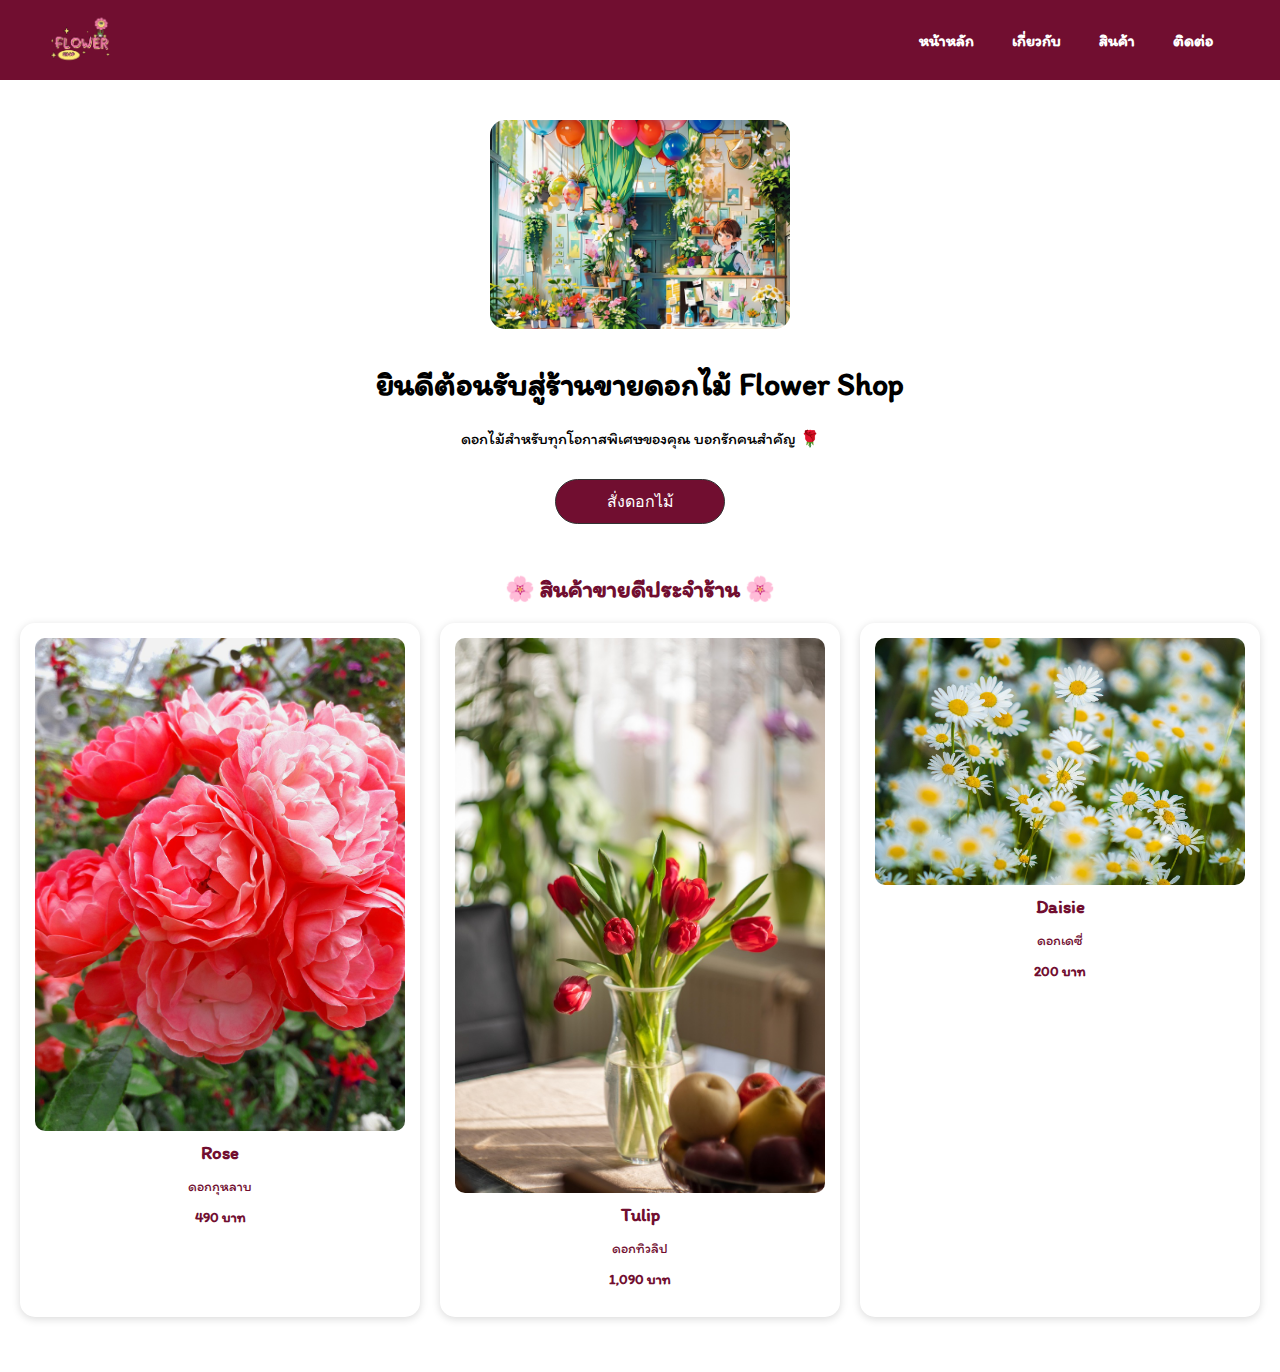
<file: index.html>
<!DOCTYPE html>
<html lang="th">
<head>
    <meta charset="UTF-8">
    <meta name="viewport" content="width=device-width, initial-scale=1.0">
    <title>Home</title>
    <link rel="stylesheet" href="style.css">
</head>
<body>
    <nav>
        <div class="logo">
                <img src="image/Logo1.png" class="logo" alt="Logo" width="60">
        </div>
        <div class="menu">
            <a href="index.html">หน้าหลัก</a>
            <a href="about.html">เกี่ยวกับ</a>
            <a href="service.html">สินค้า</a>
            <a href="contact.html">ติดต่อ</a>
        </div>
    </nav>
    <main>
        <section id="content" class="welcome">
            <img src="image/mainpho.jpg" alt="หน้าร้าน" width="300">
            <h1>ยินดีต้อนรับสู่ร้านขายดอกไม้ Flower Shop</h1>
            <p>ดอกไม้สำหรับทุกโอกาสพิเศษของคุณ บอกรักคนสำคัญ 🌹</p>
            <a href="service.html"><button>สั่งดอกไม้</button></a>
        </section>
        <section class="section">
            <div class="con">
                    <h2>🌸 สินค้าขายดีประจำร้าน 🌸</h2>
                </div>
                <div class="flo1 flo2">
                    <div class="card">
                        <img src="image/rose.jpg" alt="Rose">
                        <h3>Rose</h3>
                        <p>ดอกกุหลาบ</p>
                        <p class="price">490 บาท</p>
                    </div>
                    <div class="card">
                        <img src="image/tulip.jpg" alt="Tulip">
                        <h3>Tulip</h3>
                        <p>ดอกทิวลิป</p>
                        <p class="price">1,090 บาท</p>
                    </div>
                    <div class="card">
                        <img src="image/daisie.jpg" alt="Daisie">
                        <h3>Daisie</h3>
                        <p>ดอกเดซี่</p>
                        <p class="price">200 บาท</p>
                    </div>
                </div>
            </div>
        </section>
    </main>
    <!--<footer>
        &copy;Kornkamon Rattanasap
    </footer>-->
</body>
</html>
</file>
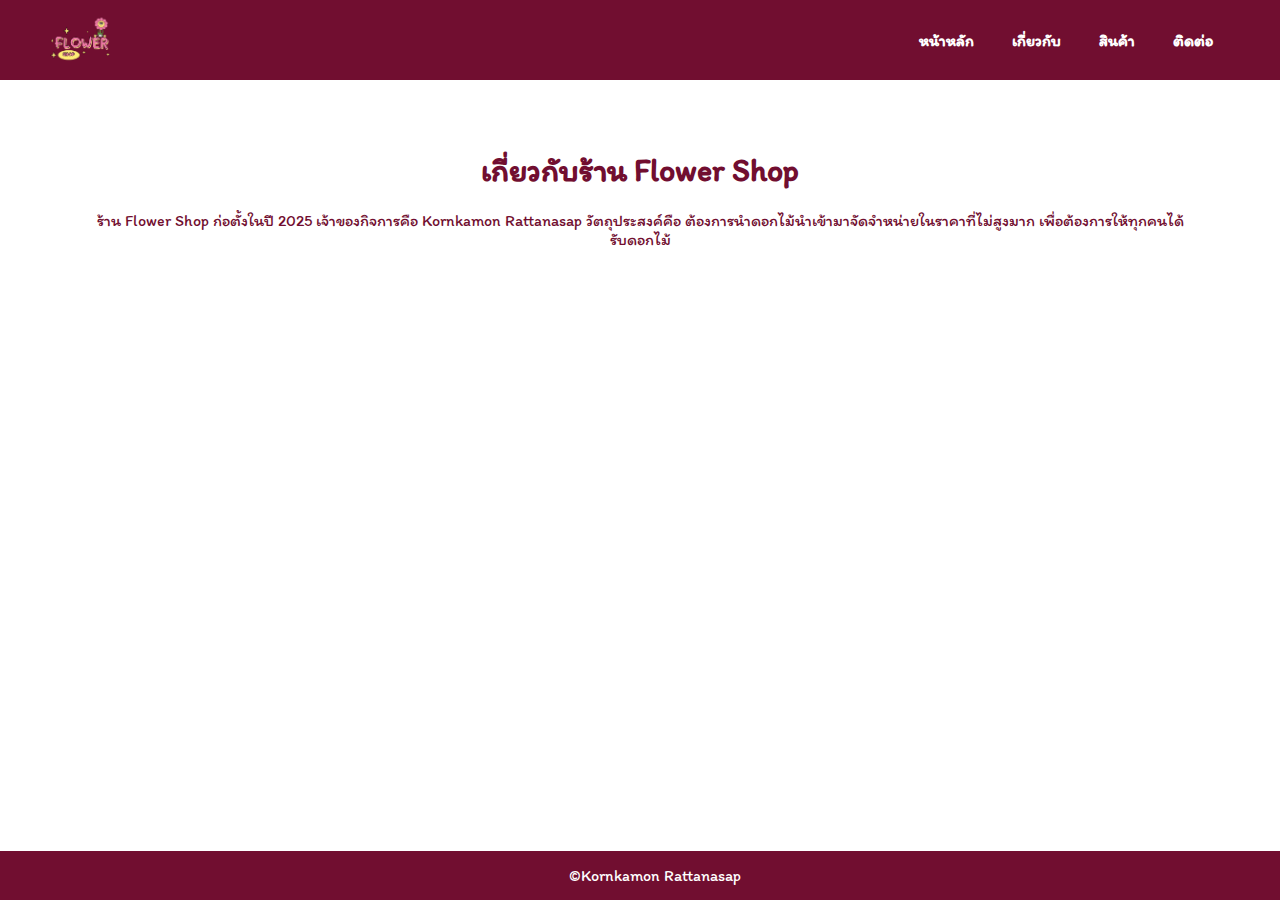
<file: about.html>
<!DOCTYPE html>
<html lang="th">
<head>
    <meta charset="UTF-8">
    <meta name="viewport" content="width=device-width, initial-scale=1.0">
    <title>About</title>
    <link rel="stylesheet" href="style.css">
</head>
<body>
    <nav>
        <div class="logo">
                <img src="image/Logo1.png" class="logo" alt="Flower Shop Logo" width="60">
        </div>
        <div class="menu">
            <a href="index.html">หน้าหลัก</a>
            <a href="about.html">เกี่ยวกับ</a>
            <a href="service.html">สินค้า</a>
            <a href="contact.html">ติดต่อ</a>
        </div>
    </nav>
    <main>
        <section class="section">
            <div class="con about-layout">
                <div class="about-text">
                    <h1>เกี่ยวกับร้าน Flower Shop</h1>
                    <p>
                    ร้าน Flower Shop ก่อตั้งในปี 2025 เจ้าของกิจการคือ Kornkamon Rattanasap
                    วัตถุประสงค์คือ ต้องการนำดอกไม้นำเข้ามาจัดจำหน่ายในราคาที่ไม่สูงมาก เพื่อต้องการให้ทุกคนได้รับดอกไม้
                    </p>
                </div>
        </section>
    </main>
    <footer>
        &copy;Kornkamon Rattanasap
    </footer>
</body>
</html>
</file>
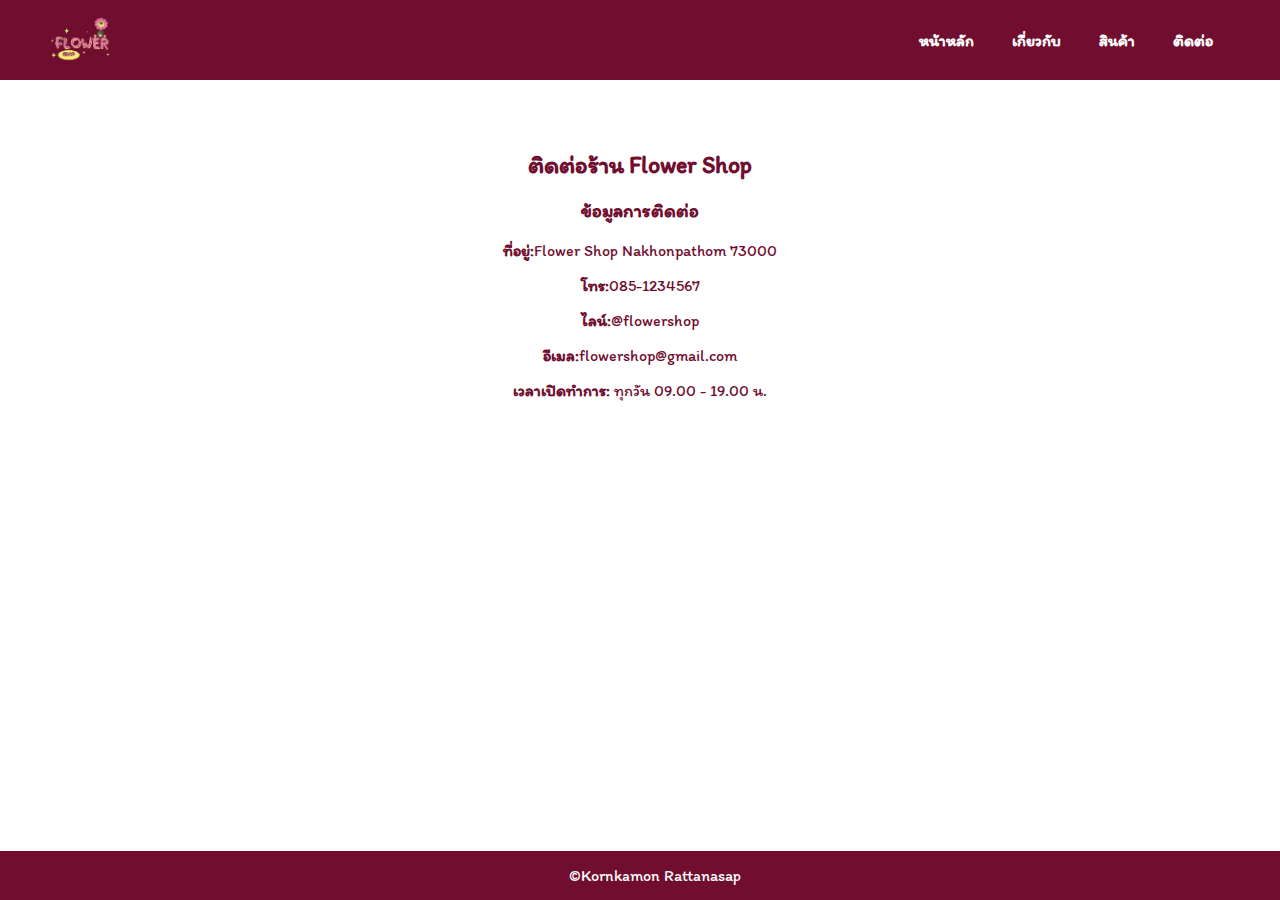
<file: contact.html>
<!DOCTYPE html>
<html lang="th">
<head>
    <meta charset="UTF-8">
    <meta name="viewport" content="width=device-width, initial-scale=1.0">
    <title>Contact</title>
    <link rel="stylesheet" href="style.css">
</head>
<body>
    <nav>
        <div class="logo">
                <img src="image/Logo1.png" class="logo" alt="Flower Shop Logo" width="60">
        </div>
        <div class="menu">
            <a href="index.html">หน้าหลัก</a>
            <a href="about.html">เกี่ยวกับ</a>
            <a href="service.html">สินค้า</a>
            <a href="contact.html">ติดต่อ</a>
        </div>
    </nav>
    <main>
        <section class="section">
            <div class="con">
                    <h2>ติดต่อร้าน Flower Shop</h2>
                </div>
                <div class="contact-wrapper">
                    <div class="contact-info">
                        <h3>ข้อมูลการติดต่อ</h3>
                        <p><strong>ที่อยู่:</strong>Flower Shop Nakhonpathom 73000</p>
                        <p><strong>โทร:</strong>085-1234567</p>
                        <p><strong>ไลน์:</strong>@flowershop</p>
                        <p><strong>อีเมล:</strong>flowershop@gmail.com</p>
                        <p><strong>เวลาเปิดทำการ:</strong> ทุกวัน 09.00 - 19.00 น.</p>
                    </div>
                </div>
            </div>
        </section>
    </main>
    <footer>
        &copy;Kornkamon Rattanasap
    </footer>
</body>
</html>
</file>
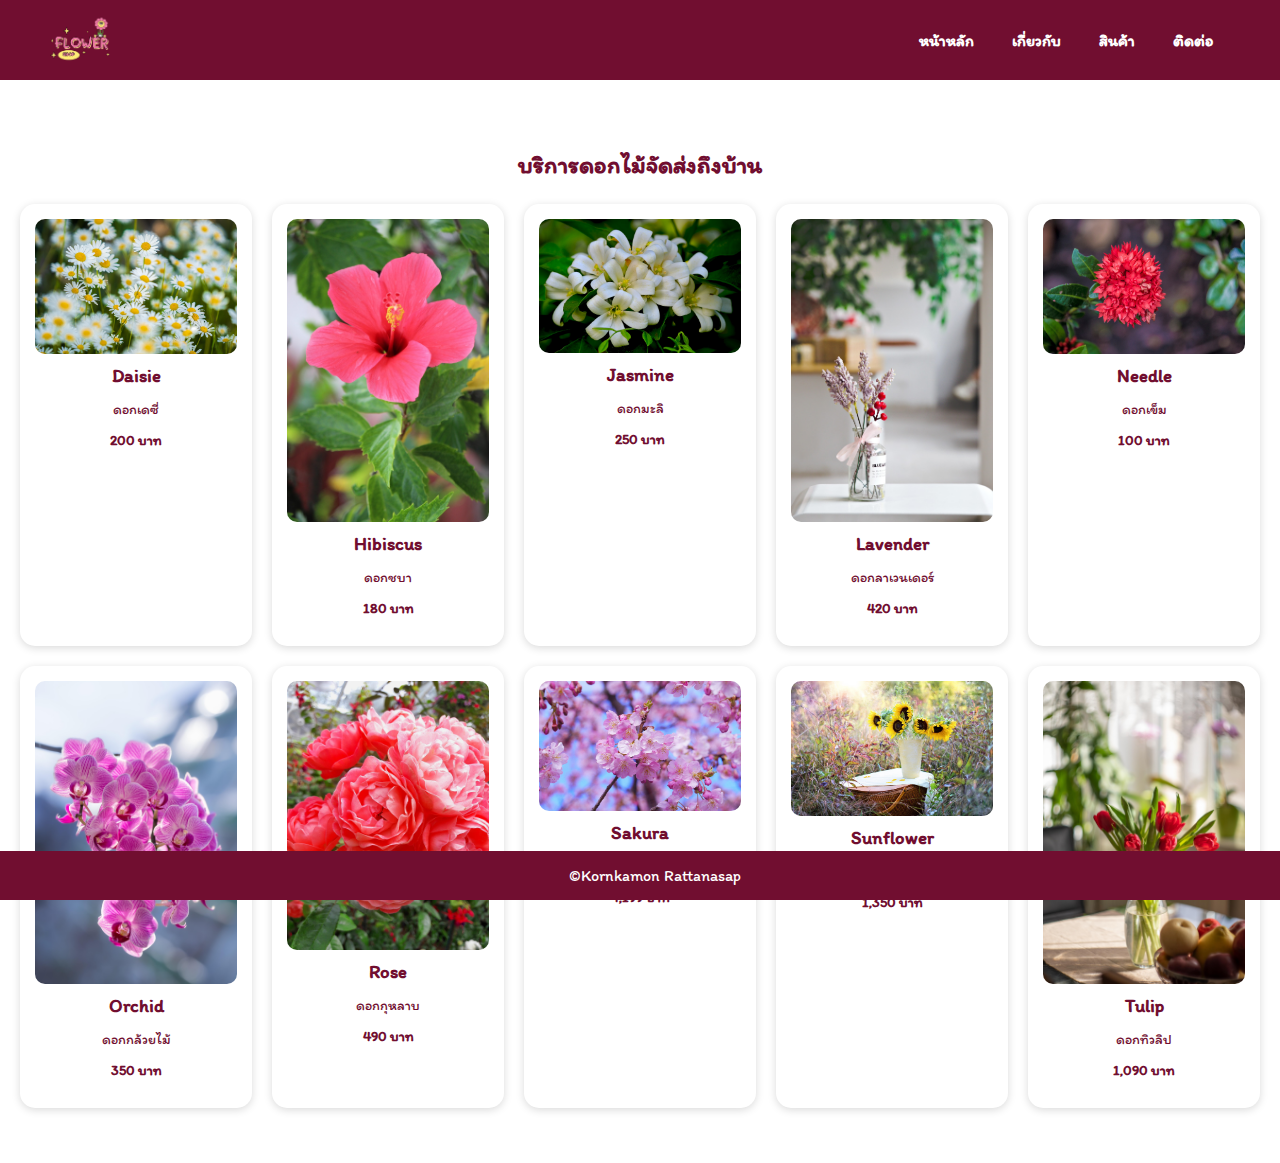
<file: service.html>
<!DOCTYPE html>
<html lang="th">
<head>
    <meta charset="UTF-8">
    <meta name="viewport" content="width=device-width, initial-scale=1.0">
    <title>Service</title>
    <link rel="stylesheet" href="style.css">
</head>
<body>
    <nav>
        <div class="logo">
                <img src="image/Logo1.png" class="logo" alt="Flower Shop Logo" width="60">
        </div>
        <div class="menu">
            <a href="index.html">หน้าหลัก</a>
            <a href="about.html">เกี่ยวกับ</a>
            <a href="service.html">สินค้า</a>
            <a href="contact.html">ติดต่อ</a>
        </div>
    </nav>
    <main>
        <section class="section">
            <div class="con">
                    <h2>บริการดอกไม้จัดส่งถึงบ้าน</h2>
                </div>
                <p class="service-intro">
                </p>
                <div class="flo1 flo3">
                    <div class="card">
                        <img src="image/daisie.jpg" alt="Daisie">
                        <h3>Daisie</h3>
                        <p>ดอกเดซี่</p>
                        <p class="price">200 บาท</p>
                    </div>
                    <div class="card">
                        <img src="image/hibiscus.jpg" alt="Hibiscus">
                        <h3>Hibiscus</h3>
                        <p>ดอกชบา</p>
                        <p class="price">180 บาท</p>
                    </div>
                    <div class="card">
                        <img src="image/jasmine.jpg" alt="Jasmine">
                        <h3>Jasmine</h3>
                        <p>ดอกมะลิ</p>
                        <p class="price">250 บาท</p>
                    </div>
                    <div class="card">
                        <img src="image/lavender.jpg" alt="Lavender">
                        <h3>Lavender</h3>
                        <p>ดอกลาเวนเดอร์</p>
                        <p class="price">420 บาท</p>
                    </div>
                    <div class="card">
                        <img src="image/needle.jpg" alt="Needle">
                        <h3>Needle</h3>
                        <p>ดอกเข็ม</p>
                        <p class="price">100 บาท</p>
                    </div>
                    <div class="card">
                        <img src="image/orchid.jpg" alt="Orchid">
                        <h3>Orchid</h3>
                        <p>ดอกกล้วยไม้</p>
                        <p class="price">350 บาท</p>
                    </div>
                    <div class="card">
                        <img src="image/rose.jpg" alt="Rose">
                        <h3>Rose</h3>
                        <p>ดอกกุหลาบ</p>
                        <p class="price">490 บาท</p>
                    </div>
                    <div class="card">
                        <img src="image/sakura.jpg" alt="Sakura">
                        <h3>Sakura</h3>
                        <p>ดอกซากุระ</p>
                        <p class="price">4,199 บาท</p>
                    </div>
                    <div class="card">
                        <img src="image/sunflower.jpg" alt="Sunflower">
                        <h3>Sunflower</h3>
                        <p>ดอกทานตะวัน</p>
                        <p class="price">1,350 บาท</p>
                    </div>
                    <div class="card">
                        <img src="image/tulip.jpg" alt="Tulip">
                        <h3>Tulip</h3>
                        <p>ดอกทิวลิป</p>
                        <p class="price">1,090 บาท</p>
                    </div>
                </div>
            </div>
        </section>
    </main>
    <footer>
        &copy;Kornkamon Rattanasap
    </footer>
</body>
</html>
</file>
<file: style.css>
@import url('https://fonts.googleapis.com/css2?family=Itim&display=swap');
body{
            font-family: Itim;
            margin: 0;
            padding: 0;
            box-sizing: border-box;
        }
        nav{
            background-color: #710e30;
            color: white;
            padding: 10px 50px 10px 50px;
            display: flex;
            justify-content: space-between;
            align-items: center;
            right: 0;
            left: 0;
        }
img {
    max-width: 100%;
    display: block;
}
.logo {
    display: flex;
    align-items: center;
    gap: 10px;
    border-radius: 50;
}
.menu a {
    color: white;
    text-decoration: none;
    padding: 10px 14px;
    margin: 0 3px;
    font-weight: bold;
    border-radius: 20px;
    transition: 0.25s;
}
.menu a:hover,
.menu a.active {
    background-color: white;
    color: #710e30;
}
main {
    padding: 20px;
}
#content {
    min-height: 40vh;
}
.con {
    max-width: 1100px;
    margin: 0 auto;
}
.section {
    padding: 30px 0;
    text-align: center;
    margin-bottom: 20px;
    color: #710e30;
    margin-bottom: 5px;
}
.welcome {
    display: flex;
    flex-direction: column;
    align-items: center;
    text-align: center;
    padding-top: 20px;
}
.welcome img {
    border-radius: 15px;
    margin-bottom: 15px;
}
.welcome h1 {
    margin-bottom: 10px;
}
.welcome p {
    max-width: 600px;
}
button {
    height: 45px;
    width: 170px;
    margin-top: 15px;
    border-radius: 25px;
    background-color: #710e30;
    color: white;
    border: solid 1px #333;
    font-size: 16px;
    transition: 0.25s;
}
button:hover {
    background-color: white;
    color: #710e30;
    cursor: pointer;
}
.flo1 {
    display: grid;
    gap: 20px;
}
.flo2 {
    grid-template-columns: repeat(auto-fit, minmax(220px, 1fr));
}
.flo3 {
    grid-template-columns: repeat(auto-fit, minmax(200px, 1fr));
}
.card {
    background-color: #ffffff;
    border-radius: 15px;
    padding: 15px;
    box-shadow: 0 2px 8px rgba(0,0,0,0.15);
    text-align: center;
}
.card img {
    border-radius: 10px;
    margin-bottom: 10px;
}
.card h3 {
    margin: 8px 0;
    color: #710e30;
}
.card p {
    font-size: 14px;
}
.price {
    font-weight: bold;
    margin-top: 5px;
}
.about-layout {
    display: flex;
    flex-wrap: wrap;
    gap: 30px;
    align-items: center;
}
.about-text, .about-img {
    flex: 1 1 300px;
}
.about-img img {
    border-radius: 15px;
}
.service-intro {
    text-align: center;
    max-width: 700px;
    margin: 0 auto 25px;
}
footer {
    background-color: #710e30;
    color: white;
    text-align: center;
    padding: 15px;
    position: fixed;
    bottom: 0;
    width: 100%;
}
</file>
